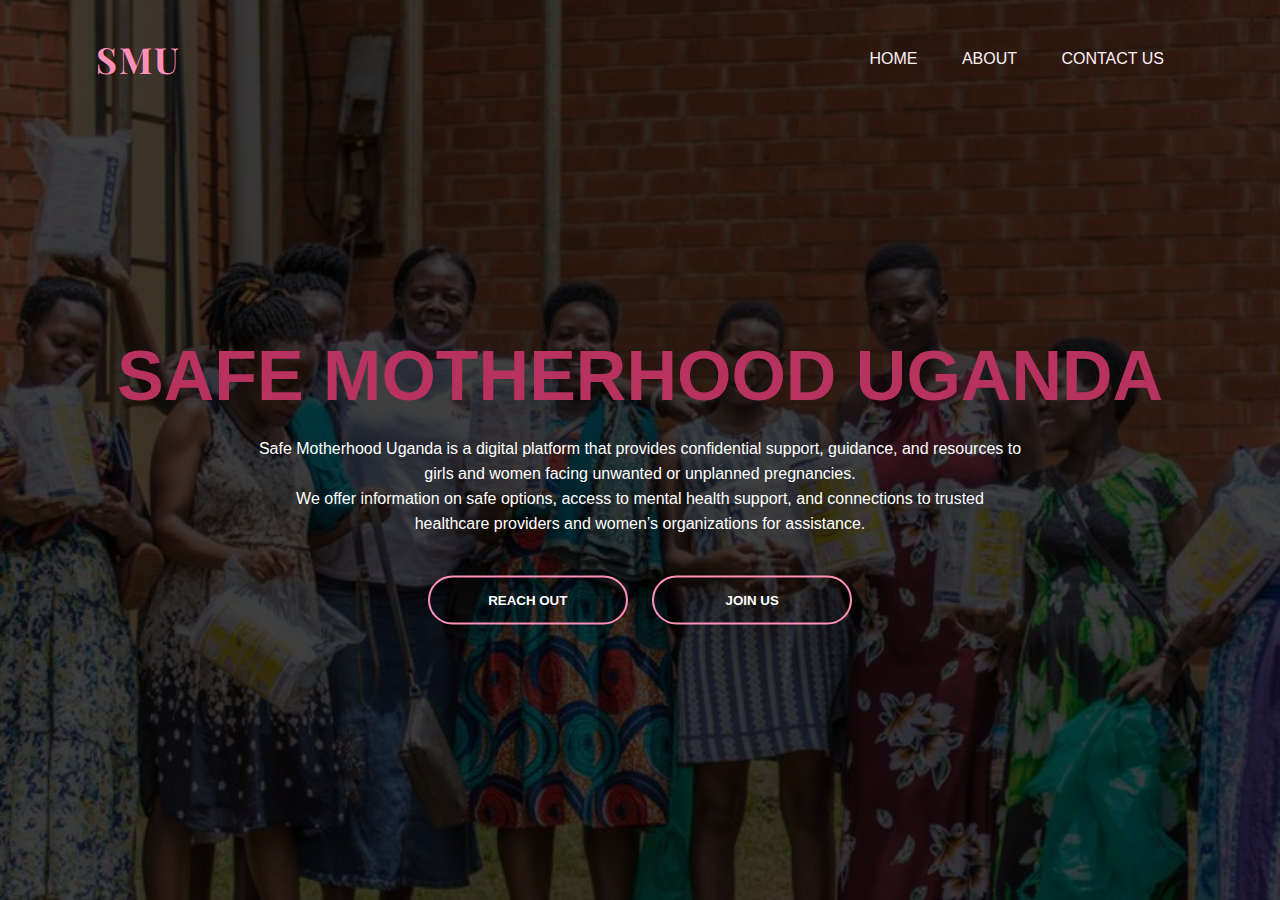
<file: index.html>
<!DOCTYPE html>
<html lang = "en">
    <head>
        <meta charset="UTF-8">
        <meta name="viewport" content="width=device-width, initial-scale=1.0">
        <title>Safe Motherhood Uganda</title>
        <link href="https://fonts.googleapis.com/css2?family=Playfair+Display:wght@700&display=swap" rel="stylesheet">
        <link rel ="stylesheet" href="main.css">
    </head>

    <body>

        <div class = "banner">
            <div class="navbar">
                <h1 class="logo">SMU</h1>
                <ul>
                    <li><a href="index.html">Home</a></li>
                    <li><a href="about.html">About</a></li>
                    <li><a href="contact.html">Contact us</a></li>
                </ul>
            </div>

            <div class="content">
                <h1>SAFE MOTHERHOOD UGANDA</h1>
                <P>Safe Motherhood Uganda is a digital platform that provides confidential support, guidance, and resources to <br> girls and women facing unwanted or unplanned pregnancies. <br>We offer information on safe options, access to mental health support, and connections to trusted <br> healthcare providers and women’s organizations for assistance.</P>
                <div>
                    <button type="button" onclick="window.location.href='contact.html'"><span></span>REACH OUT</button>
                    <button type="button" onclick="window.location.href='joinUs.html'"><span></span>JOIN US</button>
                </div>
            </div>
        </div>

    </body>
</html>
</file>
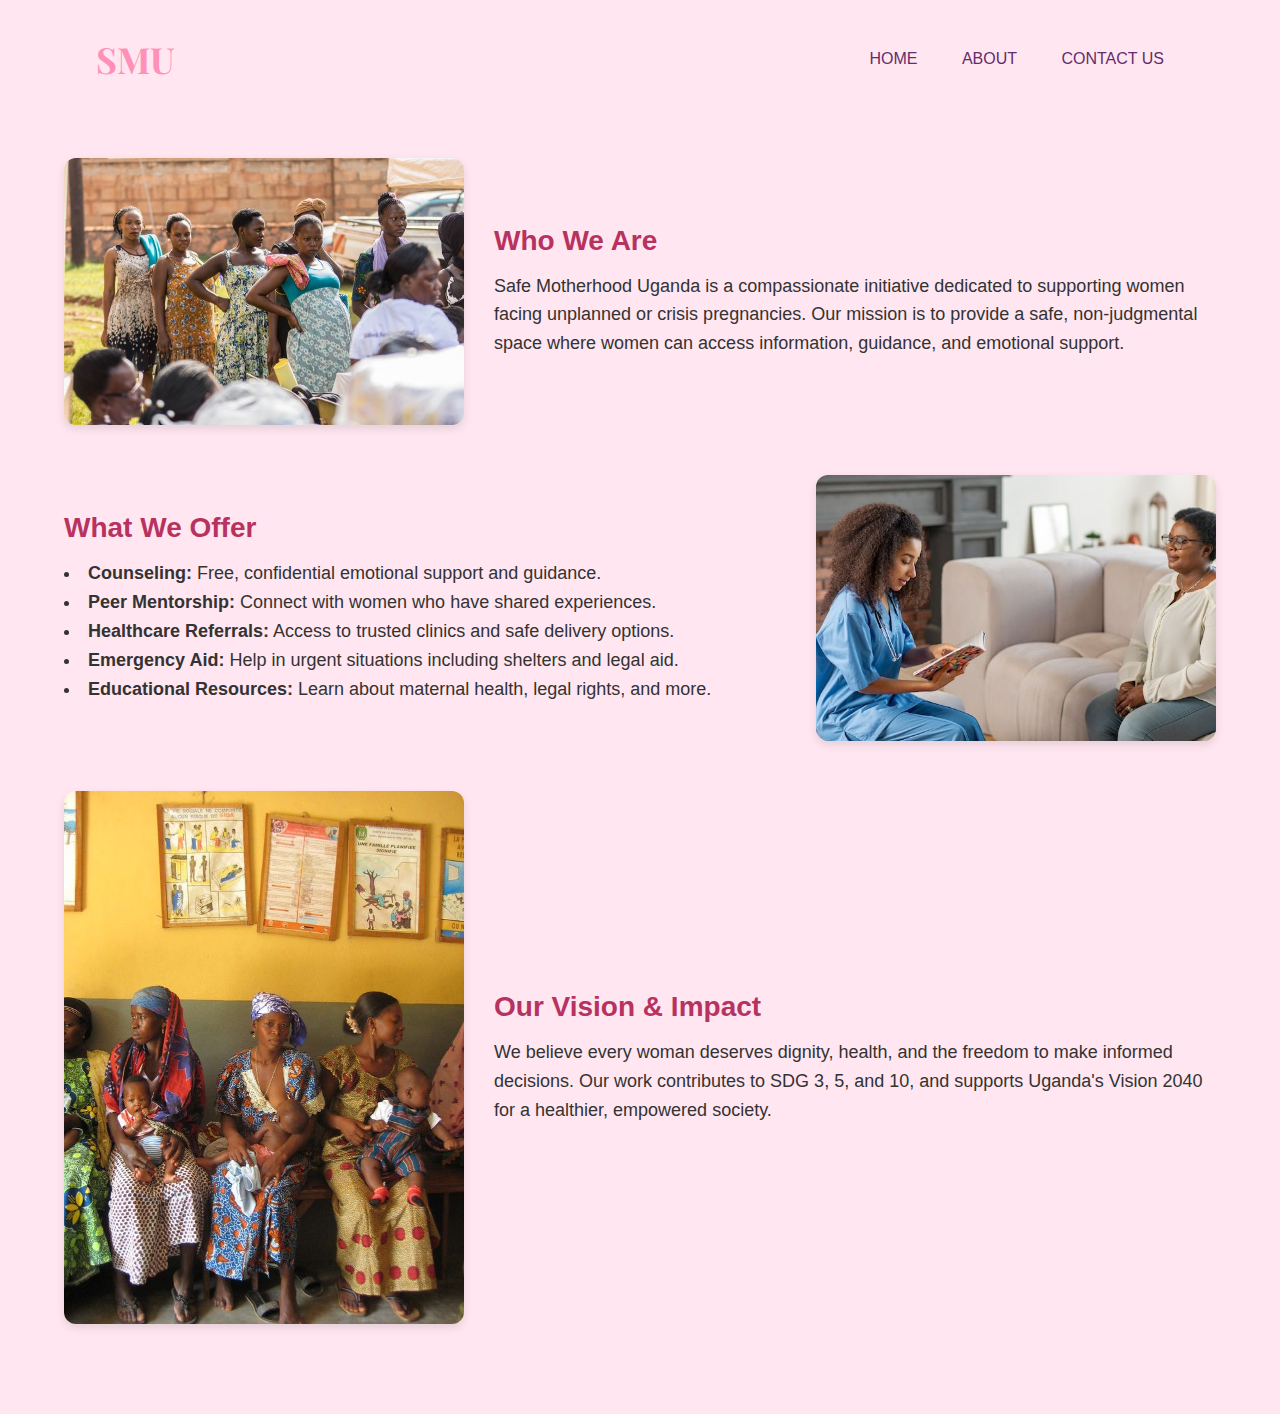
<file: about.html>
<!DOCTYPE html>
<html lang="en">
<head>
    <meta charset="UTF-8">
    <meta name="viewport" content="width=device-width, initial-scale=1.0">
    <title>About Us - Safe Motherhood Uganda</title>
    <link href="https://fonts.googleapis.com/css2?family=Playfair+Display:wght@700&display=swap" rel="stylesheet">
    <link rel="stylesheet" href="https://cdnjs.cloudflare.com/ajax/libs/font-awesome/6.7.2/css/all.min.css">
    <link rel="stylesheet" href="about.css">
    <style>
        
    </style>
</head>
<body>
    <div class="navbar">
        <h1 class="logo">SMU</h1>
        <ul>
            <li><a href="index.html">Home</a></li>
            <li><a href="about.html">About</a></li>
            <li><a href="contact.html">Contact us</a></li>
        </ul>
    </div>

    <section class="about-section">
        <div class="about-block">
            <img src="Pregnant women.jpeg" alt="">
            <div class="about-text">
                <h2>Who We Are</h2>
                <p>Safe Motherhood Uganda is a compassionate initiative dedicated to supporting women facing unplanned or crisis pregnancies. Our mission is to provide a safe, non-judgmental space where women can access information, guidance, and emotional support.</p>
            </div>
        </div>

        <div class="about-block reverse">
            <img src="counselling.jpeg" alt="">
            <div class="about-text">
                <h2>What We Offer</h2>
                <ul>
                    <li><strong>Counseling:</strong> Free, confidential emotional support and guidance.</li>
                    <li><strong>Peer Mentorship:</strong> Connect with women who have shared experiences.</li>
                    <li><strong>Healthcare Referrals:</strong> Access to trusted clinics and safe delivery options.</li>
                    <li><strong>Emergency Aid:</strong> Help in urgent situations including shelters and legal aid.</li>
                    <li><strong>Educational Resources:</strong> Learn about maternal health, legal rights, and more.</li>
                </ul>
            </div>
        </div>

        <div class="about-block">
            <img src="Village maternity clinic.jpeg" alt="">
            <div class="about-text">
                <h2>Our Vision & Impact</h2>
                <p>We believe every woman deserves dignity, health, and the freedom to make informed decisions. Our work contributes to SDG 3, 5, and 10, and supports Uganda's Vision 2040 for a healthier, empowered society.</p>
            </div>
        </div>
    </section>
</body>
</html>
</file>
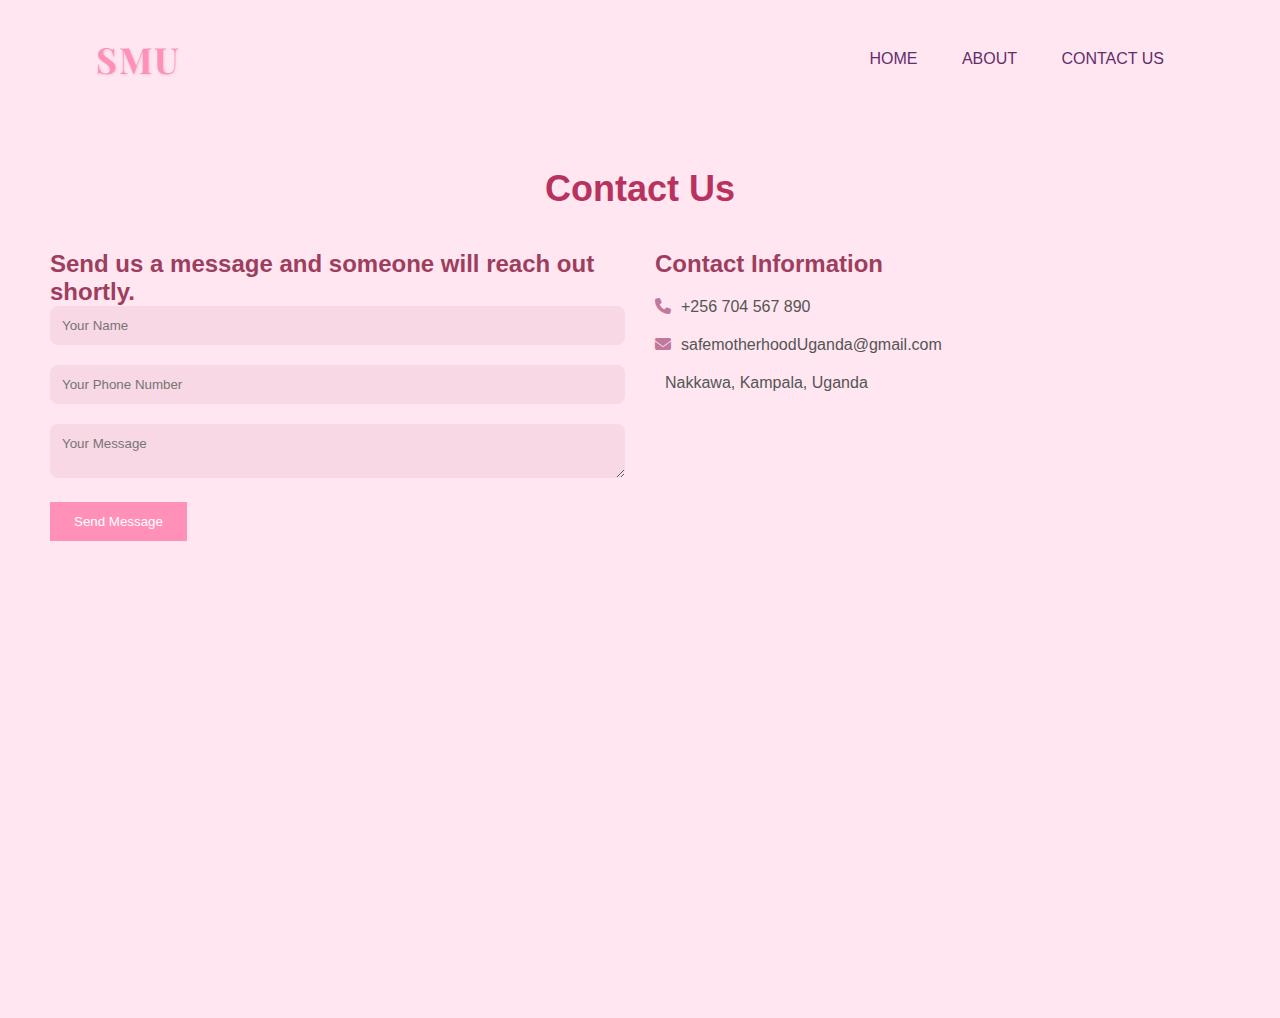
<file: contact.html>
<!DOCTYPE html>
<html lang="en">
<head>
    <meta charset="UTF-8">
    <meta name="viewport" content="width=device-width, initial-scale=1.0">
    <title>Contact Page</title>
    <link href="https://fonts.googleapis.com/css2?family=Playfair+Display:wght@700&display=swap" rel="stylesheet">
    <link rel="stylesheet" href="contact.css">
    <link rel="stylesheet" href="https://cdnjs.cloudflare.com/ajax/libs/font-awesome/6.7.2/css/all.min.css">

</head>
<body>
    <div class="navbar">
        <h1 class="logo">SMU</h1>
        <ul>
            <li><a href="index.html">Home</a></li>
            <li><a href="about.html">About</a></li>
            <li><a href="contact.html">Contact us</a></li>
        </ul>
    </div>

    <section class="contact">
        <div class="container">
            <h2>Contact Us</h2>
            <div class="contact-wrapper">
                <div class="contact-form">
                    <h3>Send us a message and someone will reach out shortly.</h3>
                    <form>
                        <div class="form-group">
                            <input type="text" name = "name" placeholder="Your Name">
                        </div>
                        <div class="form-group">
                            <input type="phone number" name = "phone number" placeholder="Your Phone Number">
                        </div>
                        <div class="form-group">
                            <textarea name="message" placeholder="Your Message"></textarea>
                        </div>
                        <button type="submit">Send Message</button>
                    </form>
                </div>
                <div class="contact-info">
                    <h3>Contact Information</h3>
                    <p><i class="fas fa-phone"></i>+256 704 567 890</p>
                    <p><i class="fas fa-envelope"></i>safemotherhoodUganda@gmail.com</p>
                    <p><i class="fas fa-map-market-alt"></i>Nakkawa, Kampala, Uganda</p>
                </div>
            </div>
        </div>

    </section>


</body>
</html>
</file>
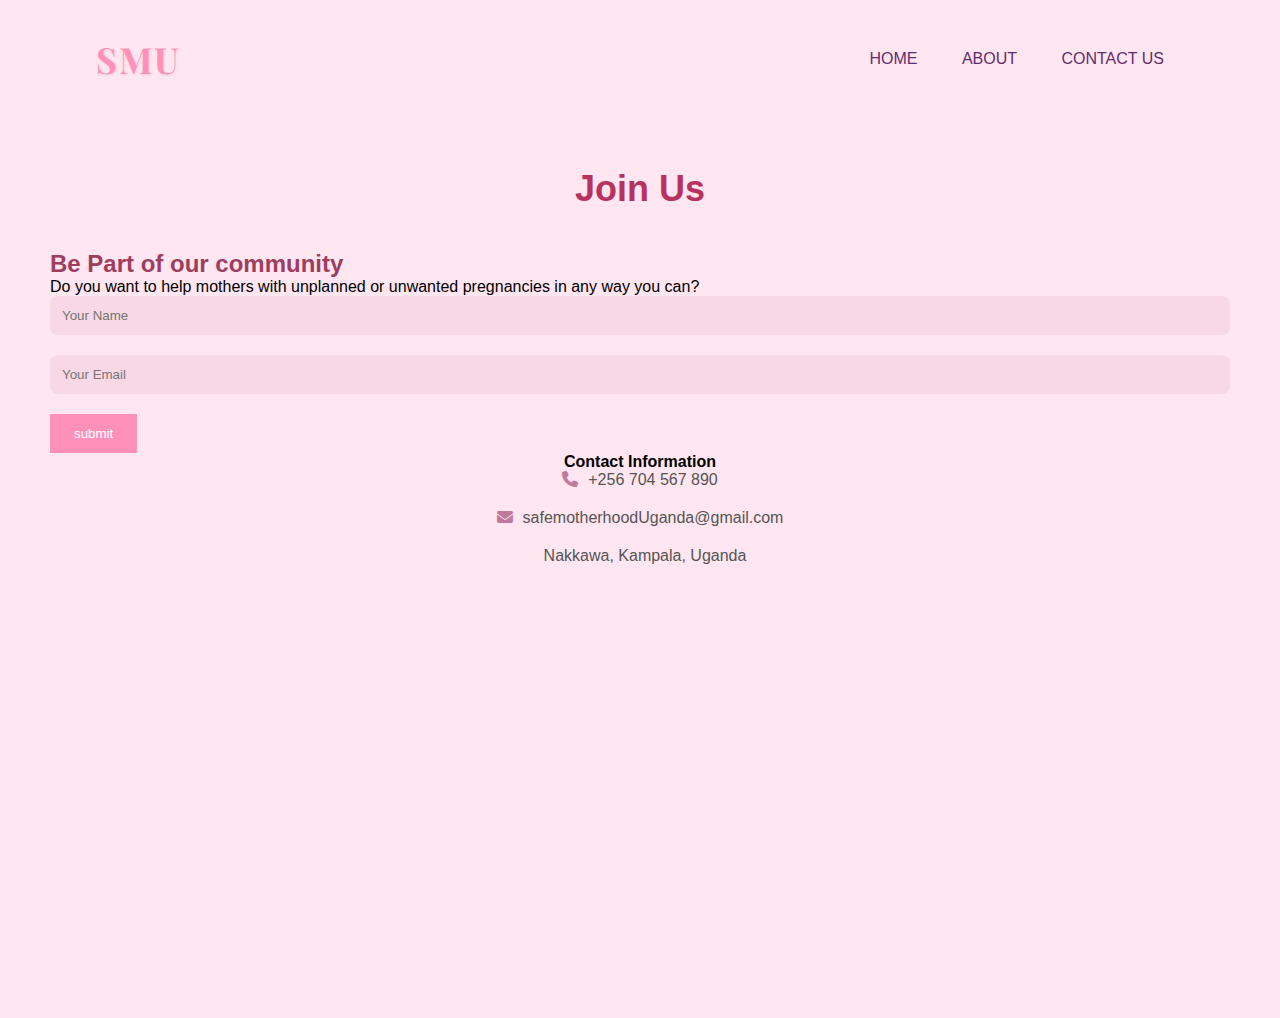
<file: joinUs.html>
<!DOCTYPE html>
<html lang="en">
<head>
    <meta charset="UTF-8">
    <meta name="viewport" content="width=device-width, initial-scale=1.0">
    <title>Join Us Page</title>
    <link href="https://fonts.googleapis.com/css2?family=Playfair+Display:wght@700&display=swap" rel="stylesheet">
    <link rel="stylesheet" href="joinus.css">
    <link rel="stylesheet" href="https://cdnjs.cloudflare.com/ajax/libs/font-awesome/6.7.2/css/all.min.css">
</head>
<body>
    <div class="navbar">
        <h1 class="logo">SMU</h1>
        <ul>
            <li><a href="index.html">Home</a></li>
            <li><a href="about.html">About</a></li>
            <li><a href="contact.html">Contact us</a></li>
        </ul>
    </div>
    <section class="contact">
        <div class="container">
            <h2>Join Us</h2>
            <div class="contact-wrapper">
                <div class="joinus-form">
                    <h3>Be Part of our community</h3>
                    <p>Do you want to help mothers with unplanned or unwanted pregnancies in any way you can? </p>
                    <form>
                        <div class="form-group">
                            <input type="text" name = "name" placeholder="Your Name">
                        </div>
                        <div class="form-group">
                            <input type="email" name = "email" placeholder="Your Email">
                        </div>
                        
                        <button type="submit">submit</button>
                    </form>
                </div>
                <div class="contact-info">
                    <h4>Contact Information</h3>
                    <p><i class="fas fa-phone"></i>+256 704 567 890</p>
                    <p><i class="fas fa-envelope"></i>safemotherhoodUganda@gmail.com</p>
                    <p><i class="fas fa-map-market-alt"></i>Nakkawa, Kampala, Uganda</p>
                </div>
            </div>
        </div>

    </section>
</body>
</html>
</file>
<file: main.css>
*{
    margin: 0;
    padding: 0;
    font-family: sans-serif;
}
.banner{
    width: 100%;
    height: 100vh;
    background-image: linear-gradient(rgba(0,0,0,0.75), rgba(0,0,0,0.75)),url(Contact\ Page.jpeg);
    background-size: cover;
    background-position: center;
}
.logo{
    
    font-size: 36px;
    color: #ff91b9;
    font-family: 'Playfair Display', serif; 
    text-transform: uppercase; 
    letter-spacing: 2px;
    text-shadow: 1px 1px 3px rgba(0, 0, 0, 0.1);
}
.navbar{
    width: 85%;
    margin: auto;
    padding: 35px 0;
    display: flex;
    align-items: center;
    justify-content: space-between;
}

.navbar ul li{
    list-style: none;
    display: inline-block;
    margin: 0 20px;
    position: relative;
}

.navbar ul li a{
    text-decoration: none;
    color: #fff0F5;
    text-transform: uppercase;
}

.navbar ul li::after{
    content: '';
    height: 3px;
    width: 0;
    background: #ff91b9;
    position: absolute;
    left: 0;
    bottom: -10px;
    transition: 0.5s;
}

.navbar ul li:hover::after{
    width: 100%;
}

.content{
    width: 100%;
    position: absolute;
    top: 50%;
    transform: translateY(-50%);
    text-align: center;
    color: #fff;
}

.content h1{
    font-size:70px;
    margin-top: 80px;
    color: #b83260;
}

.content p{
    margin: 20px auto;
    font-weight: 100;
    line-height: 25px;
}

button{
    width: 200px;
    padding: 15px 0;
    text-align: center;
    margin: 20px 10px;
    border-radius: 25px;
    font-weight: bold;
    border: 2px solid #ff91b9;
    background: transparent;
    color: #fff;
    cursor: pointer;
    position: relative;
    overflow: hidden;
}

span{
    background: #FF91B9;
    height: 100%;
    width: 0;
    border-radius: 25px;
    position: absolute;
    left: 0;
    bottom: 0;
    z-index: -1;
    transition: 0.5s;
}

button:hover span{
    width: 100%
}

button:hover{
    border: none;
}
</file>
<file: about.css>
* {
    margin: 0;
    padding: 0;
    box-sizing: border-box;
    font-family: 'Segoe UI', Tahoma, Geneva, Verdana, sans-serif;
}

body {
    background-color: #FFE6F0;
    color: #333;
}

.navbar {
    width: 85%;
    margin: auto;
    padding: 35px 0;
    display: flex;
    align-items: center;
    justify-content: space-between;
}

.navbar .logo {
    font-size: 36px;
    color: #ff91b9;
    font-family: 'Playfair Display', serif;
    text-transform: uppercase;
}

.navbar ul li {
    list-style: none;
    display: inline-block;
    margin: 0 20px;
    position: relative;
}

.navbar ul li a {
    text-decoration: none;
    color: #632d6c;
    text-transform: uppercase;
}

.navbar ul li::after {
    content: '';
    height: 3px;
    width: 0;
    background: #ff91b9;
    position: absolute;
    left: 0;
    bottom: -10px;
    transition: 0.5s;
}

.navbar ul li:hover::after {
    width: 100%;
}

.about-section {
    padding: 40px 5%;
}

.about-block {
    display: flex;
    flex-wrap: wrap;
    margin-bottom: 50px;
    align-items: center;
    gap: 30px;
}

.about-block.reverse {
    flex-direction: row-reverse;
}

.about-block img {
    flex: 1;
    max-width: 400px;
    width: 100%;
    border-radius: 12px;
    box-shadow: 0 4px 10px rgba(0, 0, 0, 0.1);
}

.about-text {
    flex: 2;
}

.about-text h2 {
    font-size: 28px;
    margin-bottom: 15px;
    color: #b83260;
}

.about-text p, .about-text li {
    font-size: 18px;
    line-height: 1.6;
    color: #333;
}

.about-text ul {
    list-style: disc inside;
}

@media (max-width: 768px) {
    .about-block {
        flex-direction: column;
    }
}
</file>
<file: contact.css>
*{
    margin:0px;
    padding:0px;
    box-sizing:border-box;
    font-family:sans-serif;
    background-color: #FFE6F0;
}
.logo{
    
    font-size: 36px;
    font-family: 'Gill Sans', 'Gill Sans MT', Calibri, 'Trebuchet MS', sans-serif;
    color: #ff91b9;
    font-family: 'Playfair Display', serif; 
    letter-spacing: 2px;
    text-shadow: 1px 1px 3px rgba(0, 0, 0, 0.1);
}
.navbar{
    width: 85%;
    margin: auto;
    padding: 35px 0;
    display: flex;
    align-items: center;
    justify-content: space-between;
    
}
.navbar ul li{
    list-style: none;
    display: inline-block;
    margin: 0 20px;
    position: relative;
}

.navbar ul li a{
    text-decoration: none;
    color: #632d6c;
    text-transform: uppercase;
}

.navbar ul li::after{
    content: '';
    height: 3px;
    width: 0;
    background: #ff91b9;
    position: absolute;
    left: 0;
    bottom: -10px;
    transition: 0.5s;
}

.navbar ul li:hover::after{
    width: 100%;
}
.contact{
    min-height: 100vh;
    background-color: #FFE6F0;
    padding: 50px;
    text-align: center;
}
.container{
    max-width: 800;
    margin: 0 auto;
}
.container h2{
    font-size: 36px;
    margin-bottom: 40px;
    color: #b83260;
}
.contact-wrapper{
    display: grid;
    grid-template-columns: repeat(2, 1fr);
    grid-gap: 30px;
}
.contact-form{
    text-align: left;
}
.contact-form h3{
    font-size: 24px;
    matgin-bottom: 20px;
    color: #9d3e5f;

}
.form-group{
    margin-bottom: 20px;
}
input, textarea{
    width:100%;
    padding:12px;
    border-radius: 8px;
    border:none;
    background-color: #F8D8E4;
    color:#4d2534;
}
input:focus,
textarea:focus{
    outline: none;
    box-shadow: 0 0 8px #FF91B9;
}
button{
     display: inline-block;
     padding:12px 24px;
     background-color: #FF91B9;
     color:#fff;
     border: none;
     cursor: pointer;
}
button:hover{
    background-color: #b83260;
}
.contact-info{
    text-align: left;
}
.contact-info h3{
    font-size: 24px;
    margin-bottom: 20px;
    color:#9d3e5f;
}
.contact-info p{
    margin-bottom: 20px;
    color:#555;
}
.contact-info i{
    margin-right: 10px;
    color:#bf799a;
}
@media screen and (max-width: 768px){
    .container{
        padding: 20px;
    }
    .contact-wrapper{
        grid-template-columns: 1fr;
    }
}
</file>
<file: joinus.css>
*{
    margin:0px;
    padding:0px;
    box-sizing:border-box;
    font-family:sans-serif;
    background-color: #FFE6F0;
}

.logo{
    
    font-size: 36px;
    font-family: 'Gill Sans', 'Gill Sans MT', Calibri, 'Trebuchet MS', sans-serif;
    color: #ff91b9;
    font-family: 'Playfair Display', serif;
    letter-spacing: 2px;
    text-shadow: 1px 1px 3px rgba(0, 0, 0, 0.1);
}
.navbar{
    width: 85%;
    margin: auto;
    padding: 35px 0;
    display: flex;
    align-items: center;
    justify-content: space-between;
    
}
.navbar ul li{
    list-style: none;
    display: inline-block;
    margin: 0 20px;
    position: relative;
}

.navbar ul li a{
    text-decoration: none;
    color: #632d6c;
    text-transform: uppercase;
}

.navbar ul li::after{
    content: '';
    height: 3px;
    width: 0;
    background: #ff91b9;
    position: absolute;
    left: 0;
    bottom: -10px;
    transition: 0.5s;
}

.navbar ul li:hover::after{
    width: 100%;
}

.contact{
    min-height: 100vh;
    background-color: #FFE6F0;
    padding: 50px;
    text-align: center;
}

.container h2{
    font-size: 36px;
    margin-bottom: 40px;
    color: #b83260;
}

.joinus-form{
    text-align: left;
}

.joinus-form h3{
    font-size: 24px;
    matgin-bottom: 20px;
    color: #9d3e5f;

}

.form-group{
    margin-bottom: 20px;
}

input, textarea{
    width:100%;
    padding:12px;
    border-radius: 8px;
    border:none;
    background-color: #F8D8E4;
    color:#4d2534;
}

input:focus,
textarea:focus{
    outline: none;
    box-shadow: 0 0 8px #FF91B9;
}

button{
    display: inline-block;
    padding:12px 24px;
    background-color: #FF91B9;
    color:#fff;
    border:none;
    cursor: pointer;
}

button:hover{
    background-color: #b83260;
}

.contact-info h3{
    font-size: 24px;
    margin-bottom: 20px;
    color:#774181;
}

.contact-info p{
    margin-bottom: 20px;
    color:#555;
}

.contact-info i{
    margin-right: 10px;
    color:#bf799a;
}
@media screen and (max-width: 768px){
    .container{
        padding: 20px;
    }
    .contact-wrapper{
        grid-template-columns: 1fr;
    }
}

.content p{
    color: #555;
}
</file>
